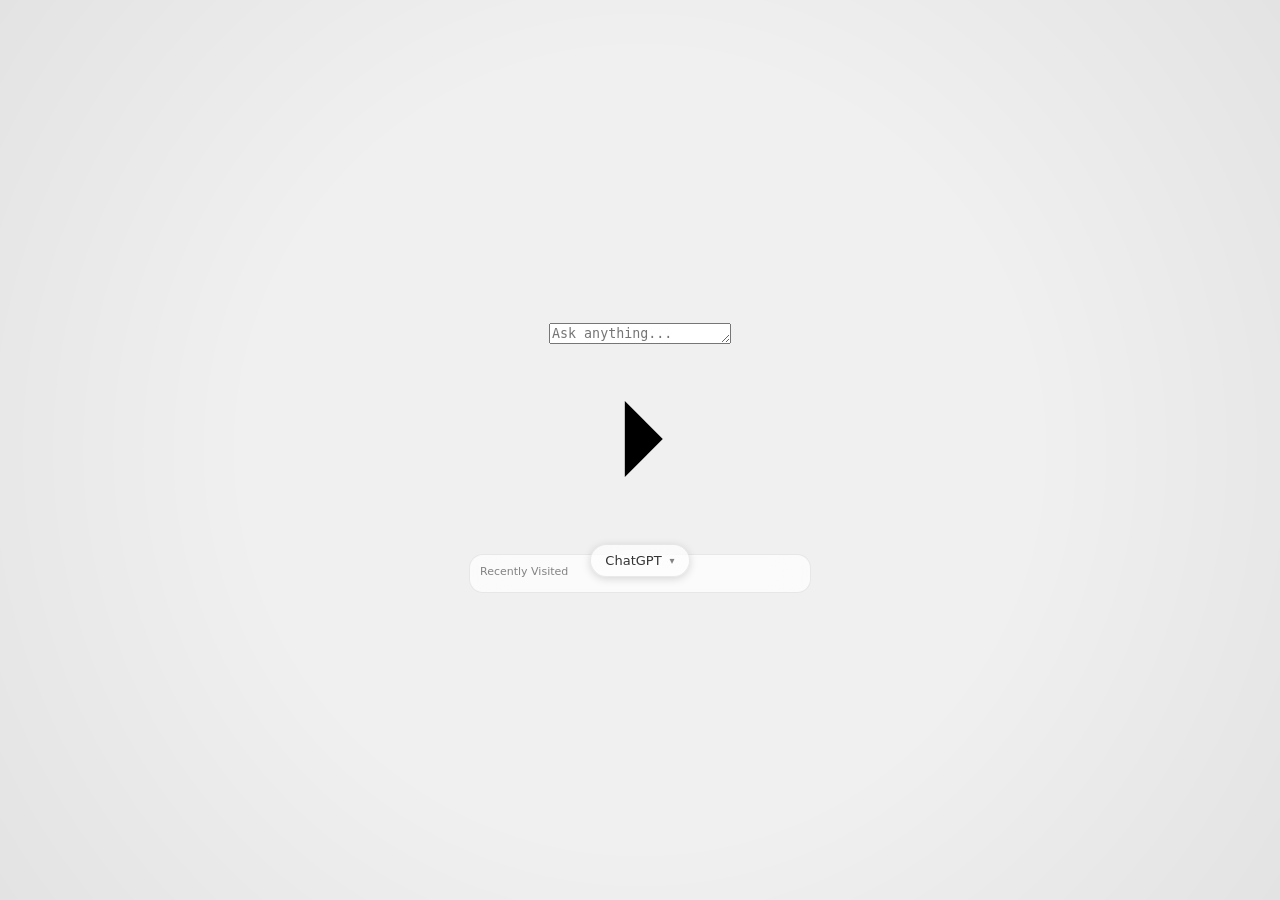
<file: newtab.html>
<!DOCTYPE html>
<html lang="en">
<head>
<meta charset="UTF-8" />
<meta name="viewport" content="width=device-width, initial-scale=1.0"/>
<title>New Tab</title>

<link id="favicon" rel="icon" href="light.png">
<link rel="stylesheet" href="styles.css">
</head>

<body>

<canvas id="c"></canvas>


<!-- WIDGET LAYER -->
<div id="widgetLayer"></div>



<div class="center-ui">

  <div class="stack">

    <!-- SEARCH BAR -->
    <div class="search-bar">
      <textarea id="aiInput" rows="1" placeholder="Ask anything..."></textarea>

      <div class="send">
        <svg viewBox="0 0 24 24">
          <path d="M10 17l5-5-5-5v10z"/>
        </svg>
      </div>
    </div>

    <!-- AI SELECTOR BUBBLE -->
  <div class="ai-bubble" id="aiBubble">

    <div class="ai-selected" id="aiSelected">
      ChatGPT
      <span class="chev">▾</span>
    </div>

    <div class="ai-menu" id="aiMenu">
      <div class="ai-option active" data-value="chatgpt">ChatGPT</div>
      <div class="ai-option" data-value="claude">Claude</div>
      <div class="ai-option" data-value="grok">Grok</div>
      <div class="ai-option" data-value="perplexity">Perplexity</div>
      <div class="ai-option" data-value="mistral">Mistral</div>
      <div class="ai-option" data-value="copilot">Bing Copilot</div>
    </div>

  </div>

</div>

<!-- HISTORY PANEL -->
<div id="historyPanel" class="history-panel">

  <div class="history-title">Recently Visited</div>

  <div class="history-list" id="historyList">


  </div>

</div>

<script src="newtab.js"></script>
<script src="widgets.js"></script>

</body>
</html>
</file>
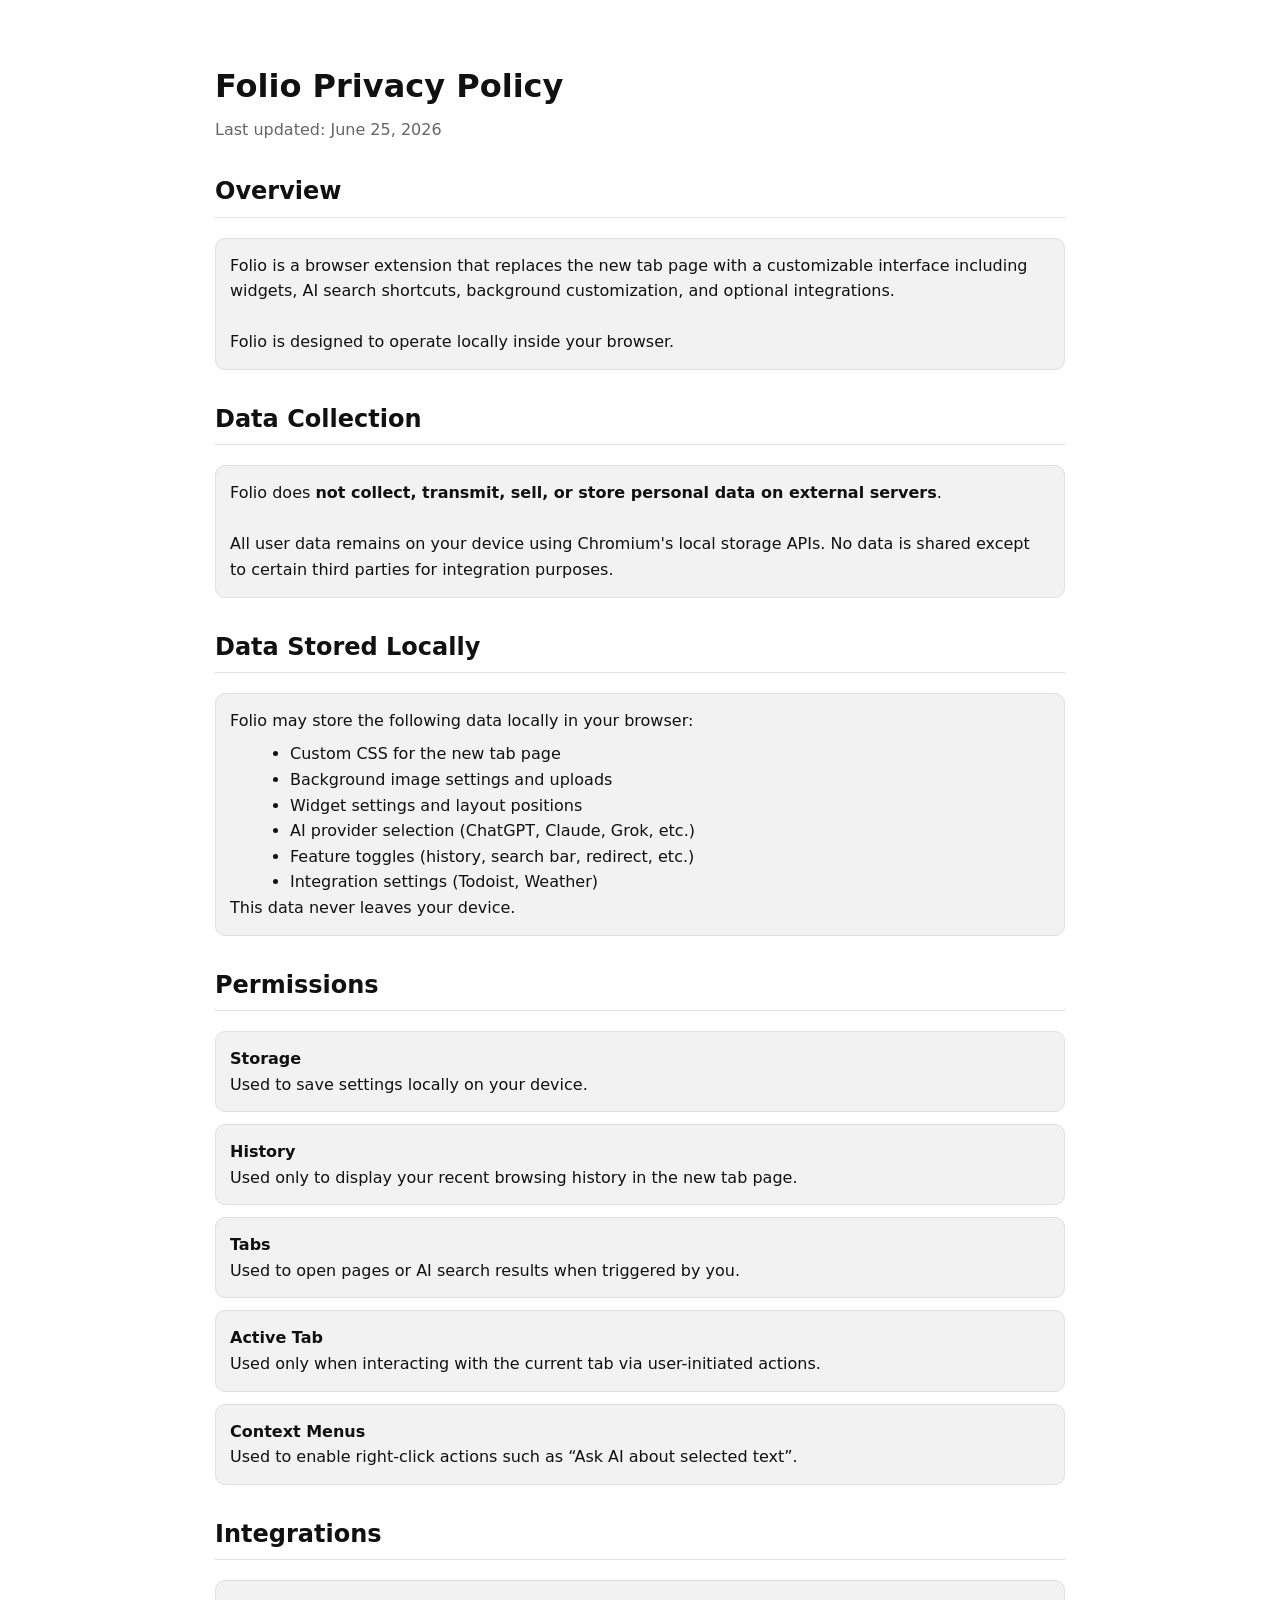
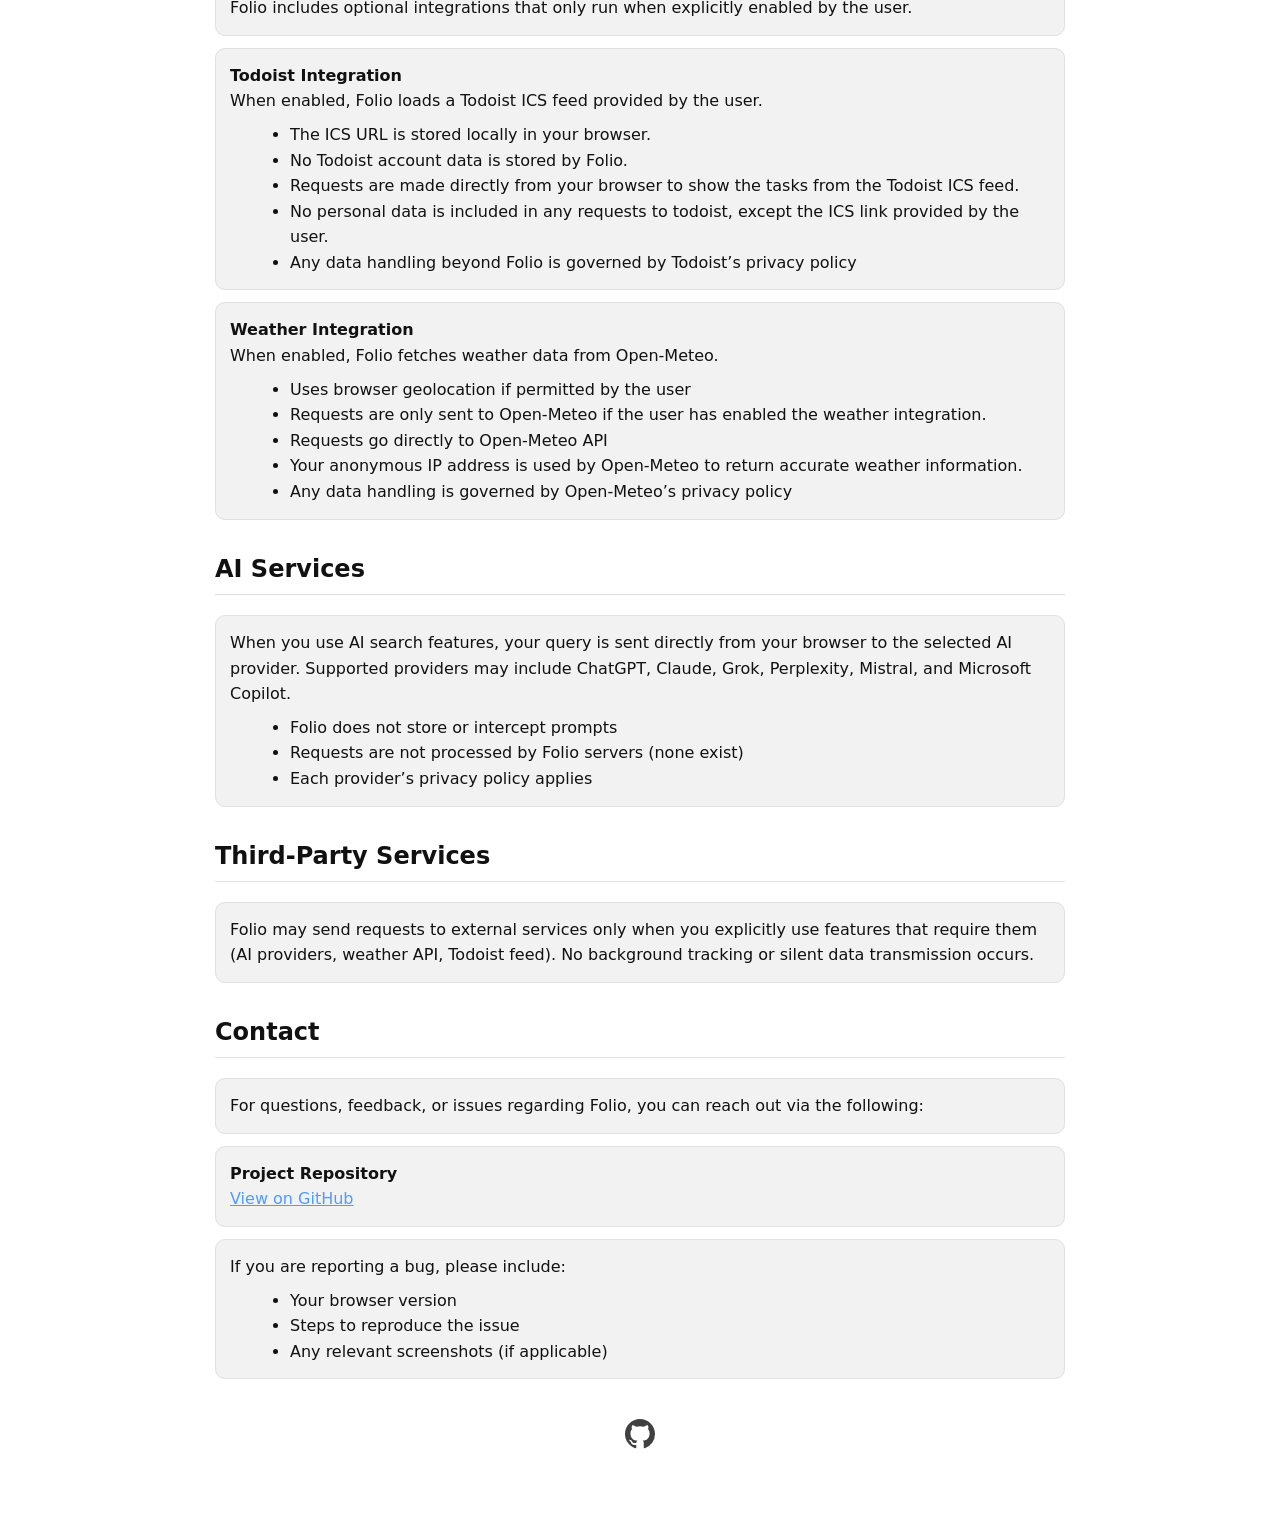
<file: privacy.html>
<!DOCTYPE html>
<html lang="en">
<head>
<link rel="icon" type="image/png" sizes="32x32" href="icons/Folio-Icon-Main.png">
<link rel="shortcut icon" href="icons/Folio-Icon-Main.png">
<meta charset="UTF-8" />
<meta name="viewport" content="width=device-width, initial-scale=1.0"/>
<title>Folio Privacy Policy</title>

<style>
  :root {
    --bg: #ffffff;
    --text: #111111;
    --muted: #666;
    --card: #f2f2f2;
    --border: #e0e0e0;
    --accent: #4f9cff;
  }

  @media (prefers-color-scheme: dark) {
    :root {
      --bg: #0f0f0f;
      --text: #f5f5f5;
      --muted: #aaaaaa;
      --card: #1b1b1b;
      --border: #2a2a2a;
      --accent: #7aa2ff;
    }
  }

  body {
    margin: 0;
    font-family: system-ui, -apple-system, Segoe UI, Roboto, sans-serif;
    background: var(--bg);
    color: var(--text);
    line-height: 1.6;
  }

  .container {
    max-width: 850px;
    margin: 0 auto;
    padding: 40px 20px;
  }

  h1 {
    margin-bottom: 4px;
  }

  .subtitle {
    color: var(--muted);
    margin-bottom: 30px;
  }

  h2 {
    margin-top: 30px;
    border-bottom: 1px solid var(--border);
    padding-bottom: 6px;
  }

  .card {
    background: var(--card);
    border: 1px solid var(--border);
    border-radius: 10px;
    padding: 14px;
    margin: 12px 0;
  }

  ul {
    margin: 8px 0 0 20px;
  }

  a {
    color: var(--accent);
  }
</style>
</head>

<body>
<div class="container">

<h1>Folio Privacy Policy</h1>
<div class="subtitle">Last updated: June 25, 2026</div>

<h2>Overview</h2>
<div class="card">
Folio is a browser extension that replaces the new tab page with a customizable interface including widgets, AI search shortcuts, background customization, and optional integrations.

<br><br>
Folio is designed to operate locally inside your browser.
</div>

<h2>Data Collection</h2>
<div class="card">
Folio does <b>not collect, transmit, sell, or store personal data on external servers</b>. <br><br>

All user data remains on your device using Chromium's local storage APIs. No data is shared except to certain third parties for integration purposes.
</div>

<h2>Data Stored Locally</h2>
<div class="card">
Folio may store the following data locally in your browser:

<ul>
  <li>Custom CSS for the new tab page</li>
  <li>Background image settings and uploads</li>
  <li>Widget settings and layout positions</li>
  <li>AI provider selection (ChatGPT, Claude, Grok, etc.)</li>
  <li>Feature toggles (history, search bar, redirect, etc.)</li>
  <li>Integration settings (Todoist, Weather)</li>
</ul>

This data never leaves your device.
</div>

<h2>Permissions</h2>

<div class="card">
<b>Storage</b><br>
Used to save settings locally on your device.
</div>

<div class="card">
<b>History</b><br>
Used only to display your recent browsing history in the new tab page.
</div>

<div class="card">
<b>Tabs</b><br>
Used to open pages or AI search results when triggered by you.
</div>

<div class="card">
<b>Active Tab</b><br>
Used only when interacting with the current tab via user-initiated actions.
</div>

<div class="card">
<b>Context Menus</b><br>
Used to enable right-click actions such as “Ask AI about selected text”.
</div>

<h2>Integrations</h2>

<div class="card">
Folio includes optional integrations that only run when explicitly enabled by the user.
</div>

<div class="card">
<b>Todoist Integration</b><br>
When enabled, Folio loads a Todoist ICS feed provided by the user.
<ul>
  <li>The ICS URL is stored locally in your browser.</li>
  <li>No Todoist account data is stored by Folio.</li>
  <li>Requests are made directly from your browser to show the tasks from the Todoist ICS feed.</li>
  <li>No personal data is included in any requests to todoist, except the ICS link provided by the user.</li>
  <li>Any data handling beyond Folio is governed by Todoist’s privacy policy</li>
</ul>
</div>

<div class="card">
<b>Weather Integration</b><br>
When enabled, Folio fetches weather data from Open-Meteo.
<ul>
  <li>Uses browser geolocation if permitted by the user</li>
  <li>Requests are only sent to Open-Meteo if the user has enabled the weather integration.</li>
  <li>Requests go directly to Open-Meteo API</li>
  <li>Your anonymous IP address is used by Open-Meteo to return accurate weather information.</li>
  <li>Any data handling is governed by Open-Meteo’s privacy policy</li>
</ul>
</div>

<h2>AI Services</h2>
<div class="card">
When you use AI search features, your query is sent directly from your browser to the selected AI provider.

Supported providers may include ChatGPT, Claude, Grok, Perplexity, Mistral, and Microsoft Copilot.

<ul>
  <li>Folio does not store or intercept prompts</li>
  <li>Requests are not processed by Folio servers (none exist)</li>
  <li>Each provider’s privacy policy applies</li>
</ul>
</div>

<h2>Third-Party Services</h2>
<div class="card">
Folio may send requests to external services only when you explicitly use features that require them (AI providers, weather API, Todoist feed).

No background tracking or silent data transmission occurs.
</div>

<h2>Contact</h2>

<div class="card">
For questions, feedback, or issues regarding Folio, you can reach out via the following:
</div>

<div class="card">
<b>Project Repository</b><br>
<a href="https://github.com/mcv-s/Folio" target="_blank" rel="noopener noreferrer">
View on GitHub
</a>
</div>

<div class="card">
If you are reporting a bug, please include:
<ul>
  <li>Your browser version</li>
  <li>Steps to reproduce the issue</li>
  <li>Any relevant screenshots (if applicable)</li>
</ul>
</div>
















<div style="text-align:center; margin-top:40px; padding-bottom:20px;">
  
  <a href="https://github.com/mcv-s/Folio"
     target="_blank"
     rel="noopener noreferrer"
     style="display:inline-flex; align-items:center; justify-content:center;
            text-decoration:none; color:var(--text); opacity:0.8;
            transition:0.2s ease; transform: scale(1);">
    
    <!-- GitHub Icon -->
    <svg height="30" width="30" viewBox="0 0 16 16" fill="currentColor" aria-hidden="true">
      <path d="M8 0C3.58 0 0 3.58 0 8c0 3.54 2.29 6.53 5.47 7.59
      .4.07.55-.17.55-.38 0-.19-.01-.82-.01-1.49
      -2.01.37-2.53-.49-2.69-.94
      -.09-.23-.48-.94-.82-1.13
      -.28-.15-.68-.52-.01-.53
      .63-.01 1.08.58 1.23.82
      .72 1.21 1.87.87 2.33.66
      .07-.52.28-.87.51-1.07
      -1.78-.2-3.64-.89-3.64-3.95
      0-.87.31-1.59.82-2.15
      -.08-.2-.36-1.02.08-2.12
      0 0 .67-.21 2.2.82
      .64-.18 1.32-.27 2-.27
      .68 0 1.36.09 2 .27
      1.53-1.04 2.2-.82 2.2-.82
      .44 1.1.16 1.92.08 2.12
      .51.56.82 1.27.82 2.15
      0 3.07-1.87 3.75-3.65 3.95
      .29.25.54.73.54 1.48
      0 1.07-.01 1.93-.01 2.2
      0 .21.15.46.55.38A8.013 8.013 0 0 0 16 8
      c0-4.42-3.58-8-8-8z"/>
    </svg>

  </a>

</div>

<style>
  a:hover {
    opacity: 1 !important;
    transform: scale(1.15);
    filter: brightness(1.2);
  }
</style>






</body>
</html>
</file>
<file: styles.css>
html,
body {
    margin: 0;
    height: 100%;
    overflow: hidden;
    background: #212121;
    font-family: system-ui, -apple-system, sans-serif;
}

body::after {
    content: "";
    position: fixed;
    inset: 0;
    pointer-events: none;
    background: radial-gradient(circle at center, rgba(0, 0, 0, 0) 50%, rgba(0, 0, 0, 0.05) 100%);
}

canvas {
    display: block;
}

.center-ui {
    position: absolute;
    top: 50%;
    left: 50%;
    transform: translate(-50%, -50%);
    z-index: 80;
}



.stack {
    display: flex;
    flex-direction: column;
    align-items: center;
    gap: 10px;
    width: 100%;
    flex-shrink: 0;
}

.ai-bubble {
    position: relative;
    display: inline-flex;
    flex-direction: column;
    padding: 8px 14px;
    border-radius: 999px;
    background: rgba(33, 33, 33, 0.55);
    backdrop-filter: blur(18px) saturate(120%);
    -webkit-backdrop-filter: blur(18px) saturate(120%);
    border: 1px solid rgba(255, 255, 255, 0.06);
    box-shadow: 0 2px 8px rgba(0, 0, 0, 0.15);
    color: rgba(255, 255, 255, 0.85);
    font-size: 13px;
    cursor: pointer;
    user-select: none;
    align-self: center;
    z-index: 100;
}

.ai-selected {
    display: flex;
    align-items: center;
    gap: 8px;
}

.ai-selected .chev {
    font-size: 10px;
    opacity: 0.6;
    transition: transform 0.15s ease;
}

.ai-bubble.open .ai-selected .chev {
    transform: rotate(180deg);
}

.ai-menu {
    position: absolute;
    top: calc(100% + 10px);
    left: 50%;
    min-width: 160px;
    padding: 6px;
    border-radius: 14px;
    background: rgba(33, 33, 33, 0.95);
    backdrop-filter: blur(18px) saturate(120%);
    -webkit-backdrop-filter: blur(18px) saturate(120%);
    border: 1px solid rgba(255, 255, 255, 0.08);
    box-shadow: 0 10px 25px rgba(0, 0, 0, 0.25);
    display: flex;
    flex-direction: column;
    gap: 4px;
    z-index: 50;
    opacity: 0;
    pointer-events: none;
    transform: translate(-50%, -6px);
    transition: 0.15s ease;
}

.ai-bubble.open .ai-menu {
    opacity: 1;
    pointer-events: auto;
    transform: translate(-50%, 0);
}

.ai-option {
    padding: 8px 10px;
    border-radius: 10px;
    font-size: 13px;
    color: rgba(255, 255, 255, 0.75);
    cursor: pointer;
    transition: 0.12s ease;
}

.ai-option:hover {
    background: rgba(255, 255, 255, 0.08);
    color: rgba(255, 255, 255, 0.95);
}

.ai-option.active {
    background: rgba(255, 255, 255, 0.12);
    color: white;
}

#widgetLayer {
    position: absolute;
    top: 20px;
    left: 20px;
    display: flex;
    flex-direction: column;
    gap: 10px;
    z-index: 5;
}

.widget {
    position: absolute;
    width: 260px;
    height: 200px;
    border-radius: 14px;
    overflow: hidden;
    background: rgba(33, 33, 33, 0.55);
    backdrop-filter: blur(18px);
    -webkit-backdrop-filter: blur(18px);
    border: 1px solid rgba(255, 255, 255, 0.08);
    color: white;
    display: flex;
    flex-direction: column;
}

.widget-header {
    padding: 8px;
    font-size: 12px;
    cursor: grab;
    background: rgba(255, 255, 255, 0.05);
    flex-shrink: 0;
}

.widget-content {
    padding: 10px;
    font-size: 12px;
    overflow: auto;
    flex: 1 1 auto;
    min-height: 0;
    box-sizing: border-box;
}

.widget-resize {
    position: absolute;
    width: 14px;
    height: 14px;
    right: 4px;
    bottom: 4px;
    cursor: nwse-resize;
    opacity: 0;
    transition: opacity 0.2s ease;

    background-size: contain;
    background-repeat: no-repeat;
    background-position: center;
    filter: var(--icon-filter);
}

.widget-resize {
    background-image: url("data:image/svg+xml,%3Csvg xmlns='http://www.w3.org/2000/svg' viewBox='0 0 256 256' fill='%23f2f2f2' fill-opacity='0.5'%3E%3Cpath d='M213.66,133.66l-80,80a8,8,0,0,1-11.32-11.32l80-80a8,8,0,0,1,11.32,11.32Zm-16-99.32a8,8,0,0,0-11.32,0l-152,152a8,8,0,0,0,11.32,11.32l152-152A8,8,0,0,0,197.66,34.34Z'/%3E%3C/svg%3E");
}

@media (prefers-color-scheme: light) {
    .widget-resize {
        background-image: url("data:image/svg+xml,%3Csvg xmlns='http://www.w3.org/2000/svg' viewBox='0 0 256 256' fill='%23000000' fill-opacity='0.5'%3E%3Cpath d='M213.66,133.66l-80,80a8,8,0,0,1-11.32-11.32l80-80a8,8,0,0,1,11.32,11.32Zm-16-99.32a8,8,0,0,0-11.32,0l-152,152a8,8,0,0,0,11.32,11.32l152-152A8,8,0,0,0,197.66,34.34Z'/%3E%3C/svg%3E");
    }
}





.widget:hover .widget-resize,
.widget:hover .widget-header {
    opacity: 1;
}

.widget-header {
    opacity: 0.6;
    transition: opacity 0.2s ease;
}

.widget button:not([class]):not([style]) {
    appearance: none;
    border: 1px solid rgba(255, 255, 255, 0.16);
    background: rgba(255, 255, 255, 0.12);
    color: inherit;
    border-radius: 999px;
    padding: 6px 10px;
    font: inherit;
    cursor: pointer;
    transition: background 0.2s ease, border-color 0.2s ease;
}

.widget button:not([class]):not([style]):hover {
    background: rgba(255, 255, 255, 0.18);
    border-color: rgba(255, 255, 255, 0.24);
}

.widget button:not([class]):not([style]):focus-visible {
    outline: 1px solid rgba(255, 255, 255, 0.35);
    outline-offset: 2px;
}

.widget-content::-webkit-scrollbar {
    width: 6px;
}

.widget-content::-webkit-scrollbar-track {
    background: transparent;
}

.widget-content::-webkit-scrollbar-thumb {
    background: rgba(255, 255, 255, 0);
    border-radius: 10px;
    transition: background 0.2s ease;
}

.widget:hover .widget-content::-webkit-scrollbar-thumb {
    background: rgba(255, 255, 255, 0.15);
}

.widget:hover .widget-content::-webkit-scrollbar-thumb:hover {
    background: rgba(255, 255, 255, 0.25);
}

.history-panel {
    position: fixed !important;
    left: 50%;
    top: 73%;
    transform: translateX(-50%);
    width: 320px;
    max-height: 150px;
    padding: 10px;
    border-radius: 14px;
    background: rgba(33, 33, 33, 0.55);
    backdrop-filter: blur(18px);
    -webkit-backdrop-filter: blur(18px);
    border: 1px solid rgba(255, 255, 255, 0.06);
    color: rgba(255, 255, 255, 0.85);
    font-size: 12px;
    display: flex;
    flex-direction: column;
    z-index: 60;
    margin-top: 25%;
}

.history-panel.hidden {
    display: none;
}

.history-title {
    font-size: 11px;
    opacity: 0.6;
    margin-bottom: 4px;
}

.history-list {
    overflow-y: auto;
    display: flex;
    flex-direction: column;
    gap: 6px;
    padding-right: 4px;
}

.history-item {
    display: flex;
    align-items: center;
    gap: 10px;
    padding: 8px 10px;
    min-height: 23px;
    border-radius: 10px;
    background: rgba(255, 255, 255, 0.04);
    cursor: pointer;
    white-space: nowrap;
    overflow: hidden;
    text-overflow: ellipsis;
    transition: 0.12s ease;
}

.history-item:hover {
    background: rgba(255, 255, 255, 0.08);
}

.history-icon {
    width: 18px;
    height: 18px;
    flex-shrink: 0;
    border-radius: 4px;
    background-size: contain;
    background-position: center;
    background-repeat: no-repeat;

}

.history-list::-webkit-scrollbar {
    width: 6px;
}

.history-list::-webkit-scrollbar-track {
    background: transparent;
}

.history-list::-webkit-scrollbar-thumb {
    background: rgba(255, 255, 255, 0.12);
    border-radius: 10px;
}

.history-list::-webkit-scrollbar-thumb:hover {
    background: rgba(255, 255, 255, 0.2);
}

.history-list {
    scrollbar-width: thin;
    scrollbar-color: rgba(255, 255, 255, 0.12) transparent;
}








/* Light mode */
@media (prefers-color-scheme: light) {

    html,
    body {
        background: #f0f0f0;
    }

    .ai-bubble {
        background: rgba(255, 255, 255, 0.6);
        border: 1px solid rgba(0, 0, 0, 0.08);
        color: rgba(0, 0, 0, 0.8);
    }

    .ai-menu {
        background: rgba(240, 240, 240, 0.85);
        border: 1px solid rgba(0, 0, 0, 0.08);
    }

    .ai-option {
        color: rgba(0, 0, 0, 0.7);
    }

    .ai-option:hover {
        background: rgba(0, 0, 0, 0.06);
        color: rgba(0, 0, 0, 0.9);
    }

    .ai-option.active {
        background: rgba(0, 0, 0, 0.1);
        color: black;
    }

    .widget {
        background: rgba(255, 255, 255, 0.75);
        border: 1px solid rgba(0, 0, 0, 0.08);
        color: rgba(0, 0, 0, 0.85);
    }

    .widget-header {
        background: rgba(0, 0, 0, 0.04);
        color: rgba(0, 0, 0, 0.7);
    }


    .widget button:not([class]):not([style]) {
        border-color: rgba(0, 0, 0, 0.12);
        background: rgba(0, 0, 0, 0.06);
    }

    .widget button:not([class]):not([style]):hover {
        background: rgba(0, 0, 0, 0.1);
        border-color: rgba(0, 0, 0, 0.18);
    }

    .widget button:not([class]):not([style]):focus-visible {
        outline-color: rgba(0, 0, 0, 0.25);
    }

    .widget-content::-webkit-scrollbar-thumb {
        background: rgba(0, 0, 0, 0);
    }

    .widget:hover .widget-content::-webkit-scrollbar-thumb {
        background: rgba(0, 0, 0, 0.15);
    }

    .widget:hover .widget-content::-webkit-scrollbar-thumb:hover {
        background: rgba(0, 0, 0, 0.25);
    }

    .history-panel {
        background: rgba(255, 255, 255, 0.7);
        border: 1px solid rgba(0, 0, 0, 0.08);
        color: rgba(0, 0, 0, 0.8);
    }

    .history-item {
        background: rgba(0, 0, 0, 0.04);
    }

    .history-item:hover {
        background: rgba(0, 0, 0, 0.08);
    }

    .history-list::-webkit-scrollbar-thumb {
        background: rgba(0, 0, 0, 0.15);
    }

    .history-list::-webkit-scrollbar-thumb:hover {
        background: rgba(0, 0, 0, 0.25);
    }
}











/* Grid */


#widgetGridOverlay {
  position: fixed;
  inset: 0;
  pointer-events: none;
  opacity: 0;
  transition: opacity .3s ease;

  background-image:
    linear-gradient(to right, rgba(255,255,255,.08) 1px, transparent 1px),
    linear-gradient(to bottom, rgba(255,255,255,.08) 1px, transparent 1px);

  background-size: var(--grid-size) var(--grid-size);

  z-index: 0;
  background-position: 0 0;
}




#widgetGridOverlay.visible {
  opacity: 1;
}

/* The radial affordance is only created by widgetCore on the new-tab page. */
#widgetRadialMenu {
  --radial-size: 184px;
  position: fixed;
  width: var(--radial-size);
  height: var(--radial-size);
  transform: translate(-50%, -50%) scale(.82);
  opacity: 0;
  pointer-events: none;
  z-index: 120;
  transition: opacity .14s ease, transform .14s ease;
}

#widgetRadialMenu.visible {
  opacity: 1;
  transform: translate(-50%, -50%) scale(1);
}

#widgetRadialMenu::before,
#widgetRadialMenu::after {
  content: "";
  position: absolute;
  inset: 0;
  border-radius: 50%;
  background: rgba(33, 33, 33, .72);
  backdrop-filter: blur(18px) saturate(130%);
  -webkit-backdrop-filter: blur(18px) saturate(130%);
  border: 1px solid rgba(255, 255, 255, .12);
  box-shadow: 0 8px 30px rgba(0, 0, 0, .28);
}

#widgetRadialMenu::after {
  inset: 52px;
  background: rgba(0, 0, 0, .18);
  border-color: rgba(255, 255, 255, .08);
  box-shadow: none;
}

#widgetRadialMenu svg {
  position: absolute;
  inset: 0;
  z-index: 1;
  overflow: visible;
}

#widgetRadialMenu [data-radial-segment] {
  background: rgba(255, 255, 255, .08);
  fill: rgba(255, 255, 255, .08);
  stroke: rgba(255, 255, 255, .12);
  stroke-width: 1;
  transition: background .12s ease, filter .12s ease;
}

#widgetRadialMenu [data-radial-segment].active {
  background: rgba(130, 190, 255, .42);
  fill: rgba(130, 190, 255, .42);
  stroke: rgba(180, 220, 255, .72);
  filter: drop-shadow(0 0 8px rgba(130, 190, 255, .35));
}

#widgetRadialMenu [data-radial-center] {
  position: absolute;
  z-index: 2;
  inset: 52px;
  border-radius: 50%;
  background: rgba(255, 255, 255, .06);
  border: 1px solid rgba(255, 255, 255, .1);
  transition: background .12s ease, box-shadow .12s ease;
  display: grid;
  place-items: center;
  pointer-events: none;
}

#widgetRadialMenu [data-radial-center] .ph-anchor {
  color: rgba(255, 255, 255, .72);
  font-size: 22px;
  line-height: 1;
  pointer-events: none;
}

#widgetRadialMenu [data-radial-center].active {
  background: rgba(130, 190, 255, .42);
  border-color: rgba(180, 220, 255, .72);
  box-shadow: 0 0 18px rgba(130, 190, 255, .35);
}

#widgetRadialTooltip {
  position: fixed;
  z-index: 125;
  padding: 6px 9px;
  border: 1px solid rgba(255, 255, 255, .12);
  border-radius: 8px;
  background: rgba(33, 33, 33, .72);
  backdrop-filter: blur(12px);
  -webkit-backdrop-filter: blur(12px);
  box-shadow: 0 5px 18px rgba(0, 0, 0, .24);
  color: rgba(255, 255, 255, .88);
  font-size: 11px;
  line-height: 1.2;
  white-space: nowrap;
  pointer-events: none;
  user-select: none;
  opacity: 0;
  transition: opacity .14s ease;
}

#widgetRadialTooltip.visible {
  opacity: 1;
}

@media (prefers-color-scheme: light) {
  #widgetRadialMenu::before,
  #widgetRadialMenu::after {
    background: rgba(248, 249, 252, .78);
    border-color: rgba(30, 35, 50, .14);
    box-shadow: 0 8px 30px rgba(30, 35, 50, .18);
  }

  #widgetRadialMenu::after {
    background: rgba(225, 230, 240, .4);
  }

  #widgetRadialMenu [data-radial-segment] {
    fill: rgba(30, 35, 50, .08);
    stroke: rgba(30, 35, 50, .14);
  }

  #widgetRadialMenu [data-radial-segment].active,
  #widgetRadialMenu [data-radial-center].active {
    fill: rgba(45, 125, 230, .3);
    background: rgba(45, 125, 230, .3);
    stroke: rgba(35, 105, 205, .7);
  }

  #widgetRadialMenu [data-radial-center] {
    background: rgba(30, 35, 50, .06);
    border-color: rgba(30, 35, 50, .12);
  }

  #widgetRadialMenu [data-radial-center] .ph-anchor {
    color: rgba(20, 25, 38, .64);
  }

  #widgetRadialTooltip {
    background: rgba(248, 249, 252, .78);
    border-color: rgba(30, 35, 50, .14);
    color: rgba(20, 25, 38, .86);
    box-shadow: 0 5px 18px rgba(30, 35, 50, .18);
  }
}

#widgetAnchorLines {
  position: fixed;
  inset: 0;
  width: 100vw;
  height: 100vh;
  pointer-events: none;
  z-index: 115;
  opacity: 0.4;
}

#widgetAnchorLines line {
  stroke: rgba(100, 180, 255, .72);
  stroke-width: 2;
  stroke-dasharray: 4 5;
  filter: drop-shadow(0 0 4px rgba(80, 160, 255, .55));
}
</file>
